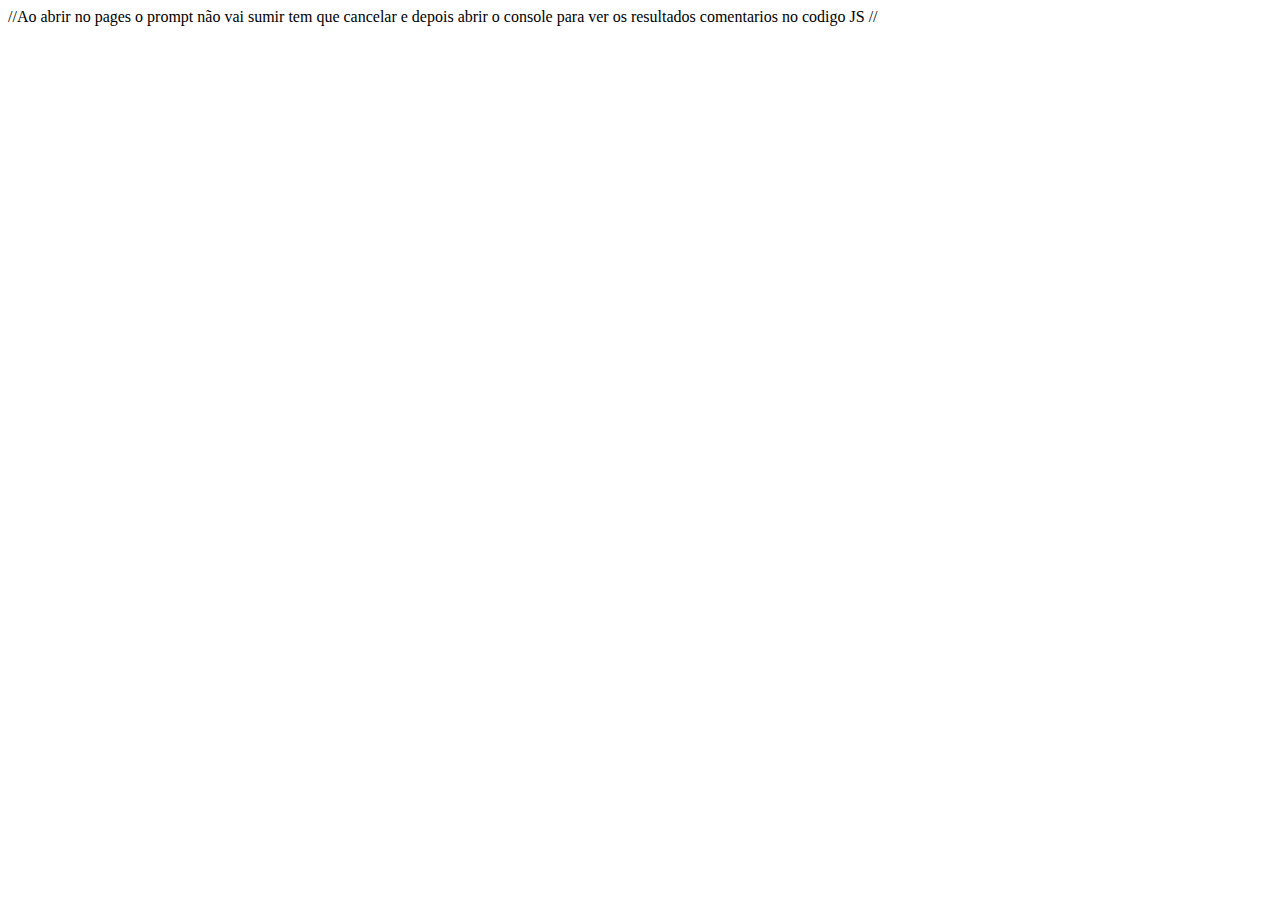
<file: index.html>
<!DOCTYPE html>
<html lang="en">
<head>
    <meta charset="UTF-8">
    <meta http-equiv="X-UA-Compatible" content="IE=edge">
    <meta name="viewport" content="width=device-width, initial-scale=1.0">
    <title>Document</title>
</head>
<body>
    
//Ao abrir no pages o prompt não vai sumir tem que cancelar e depois abrir o console para ver os resultados comentarios no codigo JS
    //

</audio>

</body>
<script src="./App1.js"></script>
</html>
</file>
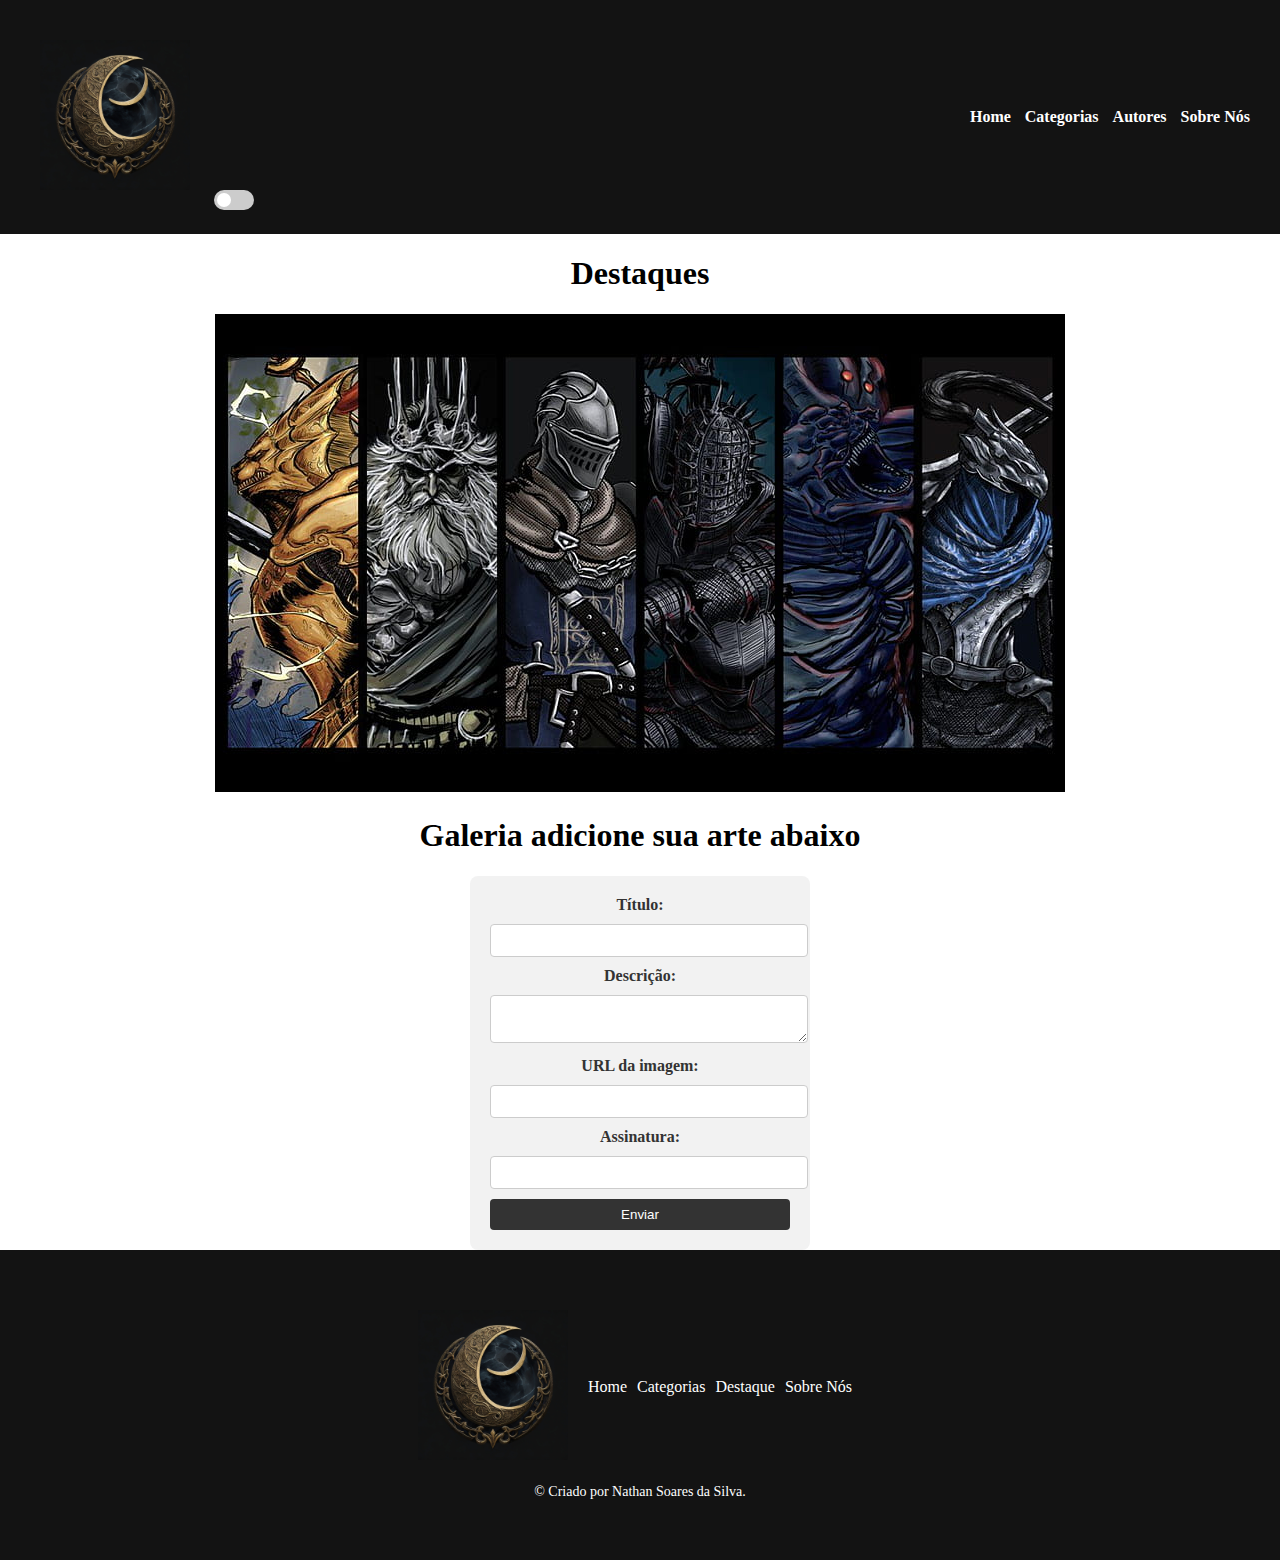
<file: Checkpoint/index.html>
<!DOCTYPE html>
<html>

<head>
  <meta name="viewport" content="width=device-width, initial-scale=1.0">
  <link rel="stylesheet" href="./css/style.css">
  <title>Galeria</title>
</head>
<header>
  <div class="logo">
    <img src="./img/1.jpg" alt="Logo">
    <label class="switch">
      <input type="checkbox" id="darkModeToggle">
      <span class="slider"></span>
      <span class="icon moon"></span>
    </label>
  </div>
  <nav>
    <ul>
      <li><a href="#">Home</a></li>
      <li><a href="#">Categorias</a></li>
      <li><a href="#">Autores</a></li>
      <li><a href="#">Sobre Nós</a></li>
    </ul>
  </nav>
</header>

<body>
  <div>
<H1>Destaques</H1>
<img src="./img/der.jpg" alt="destaque">
</div>
  <div>
    <H1>Galeria adicione sua arte abaixo</H1>


  </div>
  <form id="meuForm">
    <div id="tituloWrapper">
      <label for="titulo">Título:</label>
      <input type="text" id="titulo" name="titulo" minlength="4">
      <span id="tituloError" class="error-message"></span>
    </div>

    <div id="descricaoWrapper">
      <label for="descricao">Descrição:</label>
      <textarea id="descricao" name="descricao" minlength="4"></textarea>
      <span id="descricaoError" class="error-message"></span>
    </div>

    <div id="urlImagemWrapper">
      <label for="urlImagem">URL da imagem:</label>
      <input type="url" id="urlImagem" name="urlImagem">
      <span id="urlImagemError" class="error-message"></span>
    </div>

    <div id="assinaturaWrapper">
      <label for="assinatura">Assinatura:</label>
      <input type="text" id="assinatura" name="assinatura">
      <span id="assinaturaError" class="error-message"></span>
    </div>

    <button type="submit" id="submitBtn" disabled>Enviar</button>
  </form>

  <div id="cardsContainer"></div>

  <script src="./app.js"></script>
</body>
<footer>
  <footer>
    <footer>
      <div class="footer-content">
        <div class="footer-logo">
          <img src="./img/1.jpg" alt="Logo">
        </div>
        <div class="footer-links">
          <ul>
            <li><a href="#">Home</a></li>
            <li><a href="#">Categorias</a></li>
            <li><a href="#">Destaque</a></li>
            <li><a href="#">Sobre Nós</a></li>
          </ul>
        </div>
        
      </div>
      <div class="footer-bottom">
        <p>© Criado por Nathan Soares da Silva.</p>
      </div>
    </footer>
    
  </footer>
  </div>
</footer>

</html>
</file>
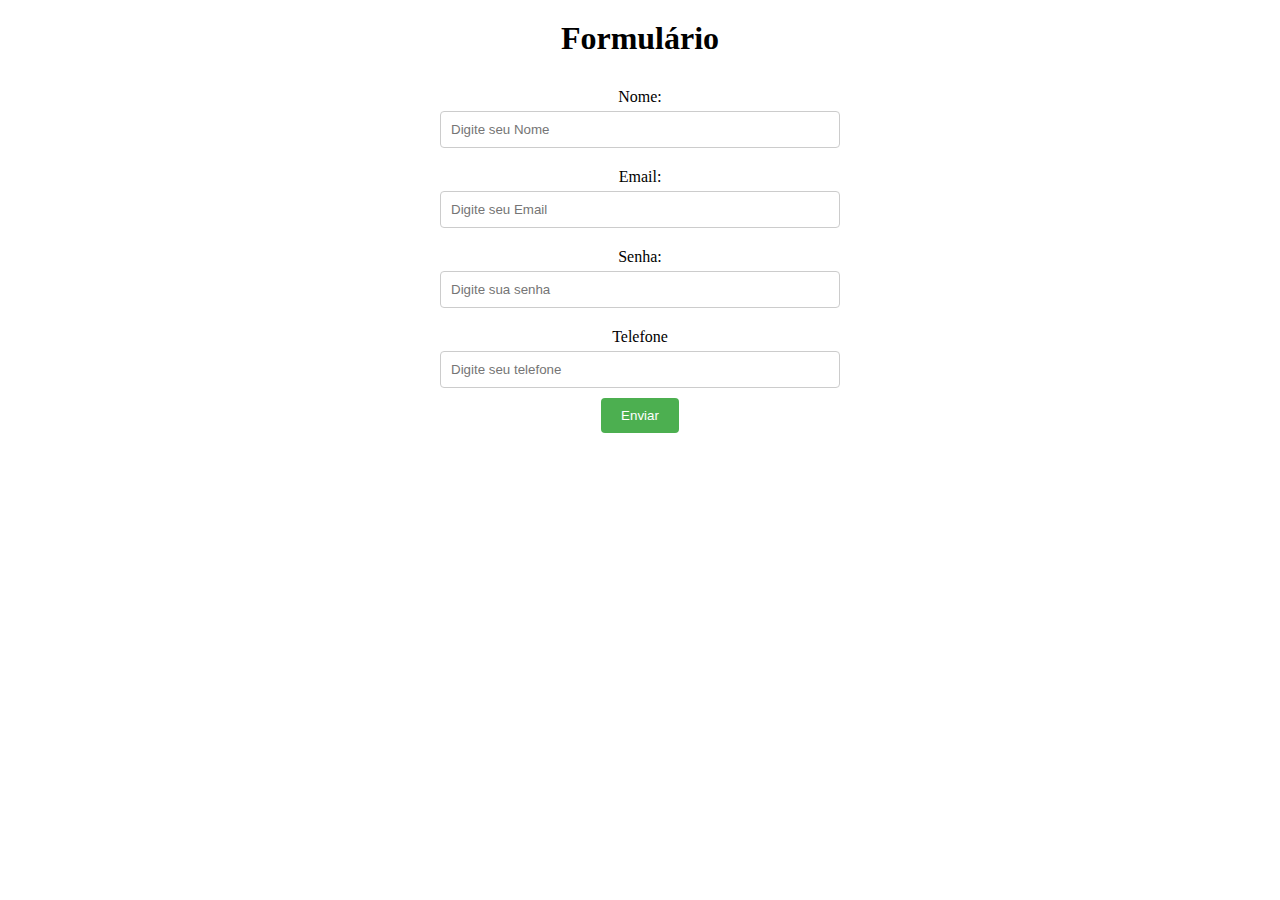
<file: Eventos/index.html>
<!DOCTYPE html>
<html lang="en">
<head>
    <meta charset="UTF-8">
    <meta http-equiv="X-UA-Compatible" content="IE=edge">
    <meta name="viewport" content="width=device-width, initial-scale=1.0">
    <title>Formulário</title>
    <link rel="stylesheet" href="./CSS/syle.css">
</head>
<body>
    <h1>Formulário</h1>
    <form>
        <label for="name">Nome:</label>
        <input type="text" id="name" placeholder="Digite seu Nome"/>
        <label for="email">Email:</label>
        <input type="email" id="email" placeholder="Digite seu Email"/>
        <label for="password">Senha:</label>
        <input type="password" id="password" placeholder="Digite sua senha"/>
        <label for="telefone">Telefone</label>
        <input type="tel" id="telefone" placeholder="Digite seu telefone"/>
        <button type="submit" id="submitbtn">Enviar</button>
    </form>

    <script src="./app.js"></script>
</body>
</html>
</file>
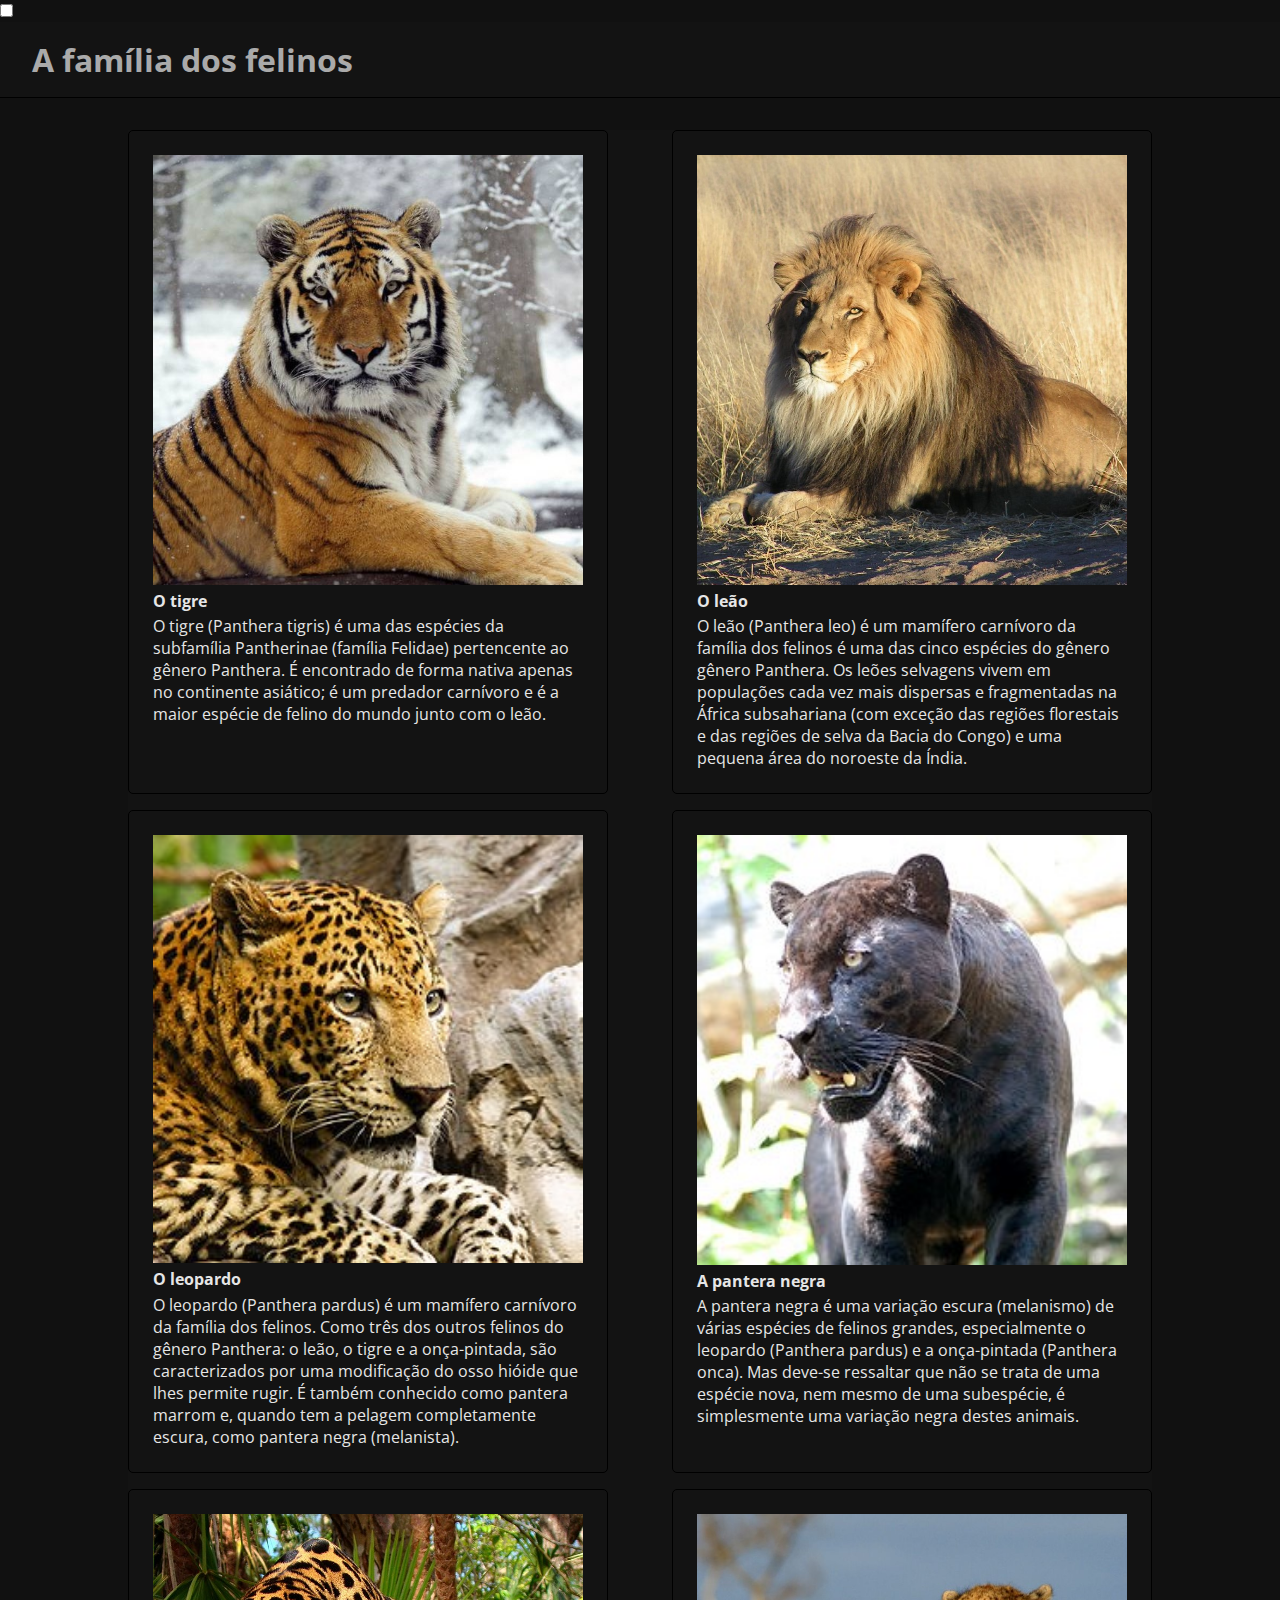
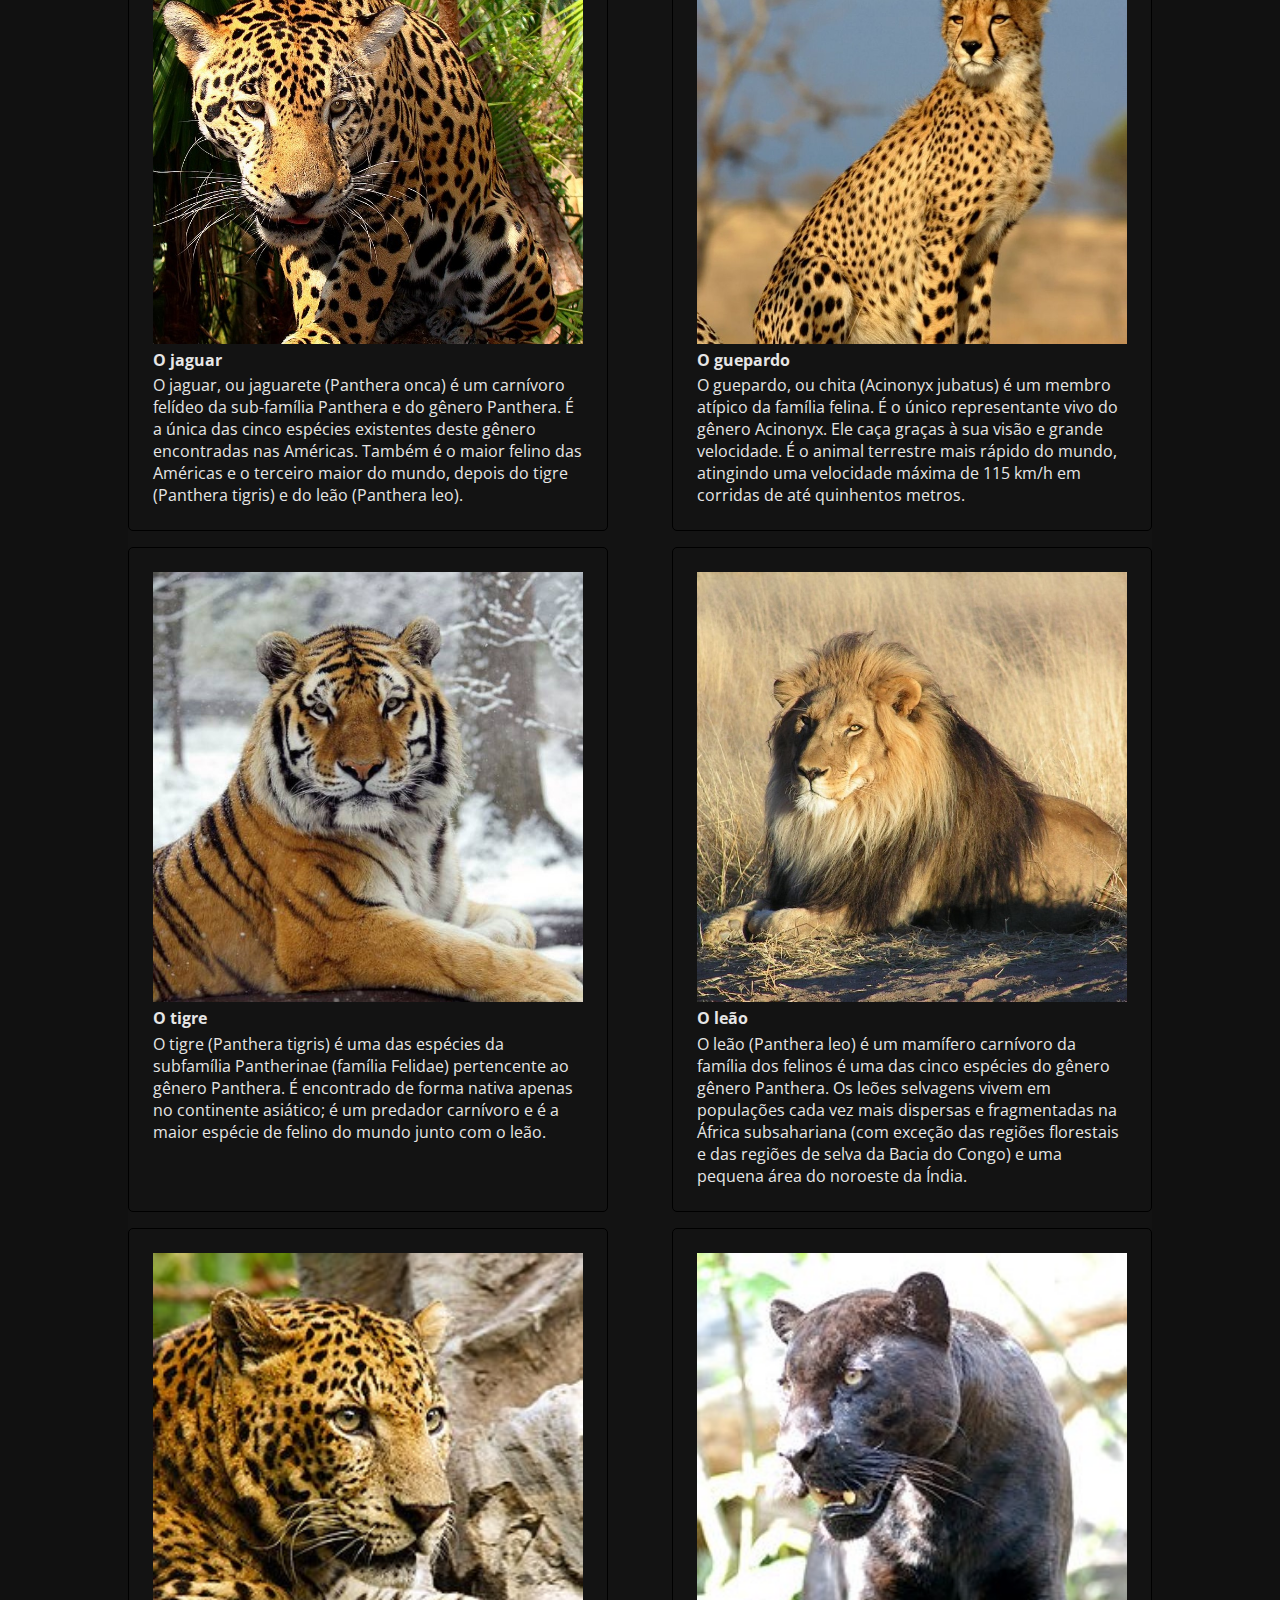
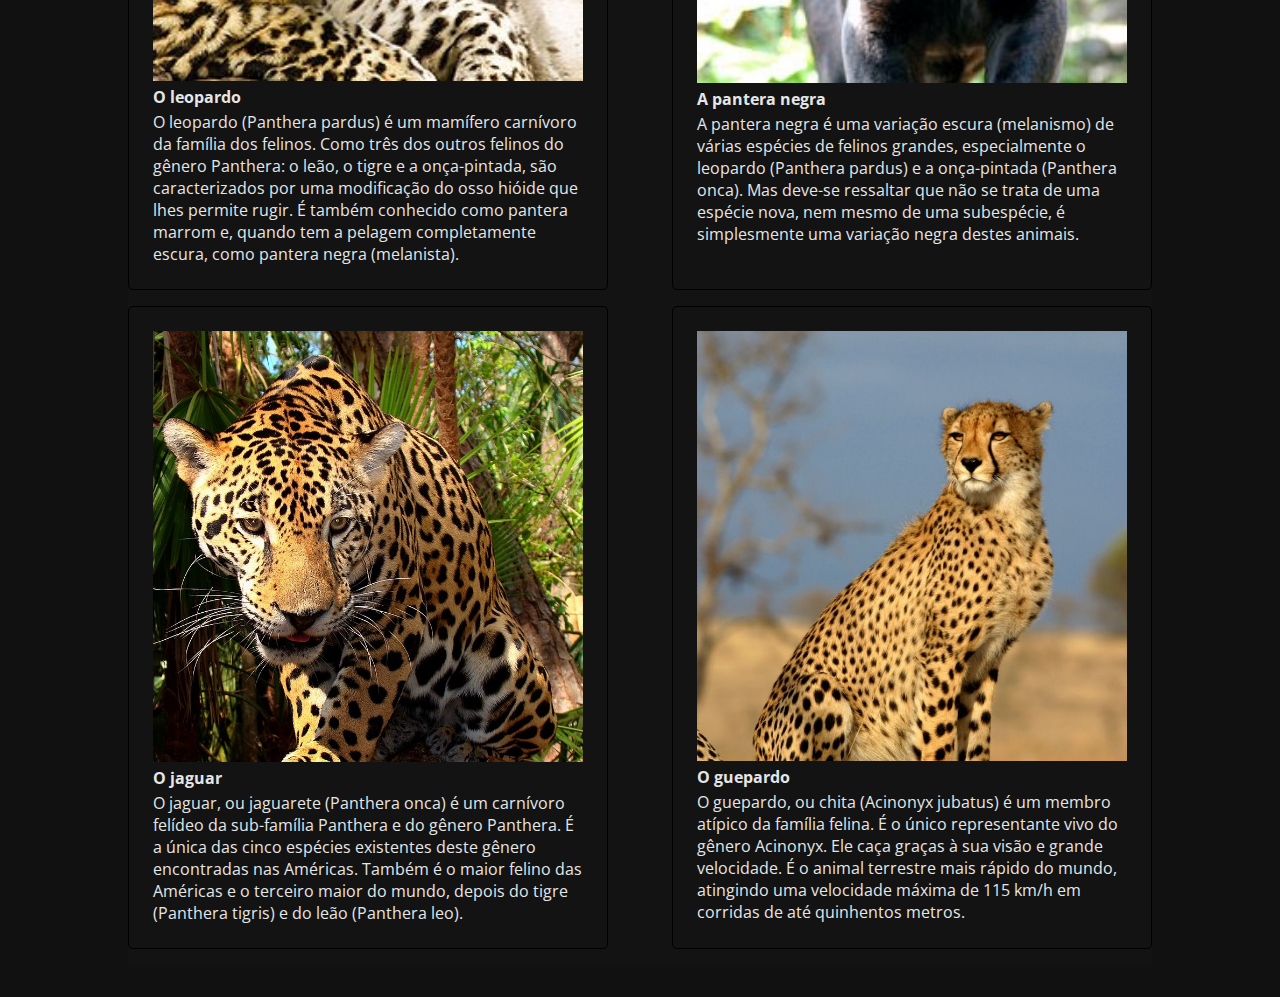
<file: Tema Escuro_Addjs/index.html>
<!DOCTYPE html>
<html lang="pt-BR">

<head>
  <meta charset="UTF-8">
  <meta http-equiv="X-UA-Compatible" content="IE=edge">
  <meta name="viewport" content="width=device-width, initial-scale=1.0">
  <link rel="stylesheet" href="styles.css">
  <title>Aula 5 - Modificar elementos com JS </title>
</head>



<body class="dark">
  <div class="tema-toggle">
    <input type="checkbox" id="tema-toggle-checkbox">
    <label for="tema-toggle-checkbox"></label>
  </div>
  <h1>A família dos felinos</h1>

  <div class="container">
    <div class="item">
      <img src="./imagens/tiger.jpg">
      <h2>O tigre</h2>
      <p>
        O tigre (Panthera tigris) é uma das espécies da subfamília Pantherinae (família Felidae)
        pertencente ao gênero Panthera. É encontrado de forma nativa apenas no continente asiático; é um predador
        carnívoro e
        é a maior espécie de felino do mundo junto com o leão.
      </p>
    </div>
    <div class="item">
      <img src="./imagens/leon.jpg">
      <h2>O leão</h2>
      <p>
        O leão (Panthera leo) é um mamífero carnívoro da família dos felinos é uma das cinco espécies do gênero
        gênero Panthera. Os leões selvagens vivem em populações cada vez mais dispersas e fragmentadas na África
        subsahariana
        (com exceção das regiões florestais e das regiões de selva da Bacia do Congo) e uma pequena área do noroeste da
        Índia.
      </p>
    </div>
    <div class="item">
      <img src="./imagens/leopardo.jpg">
      <h2>O leopardo</h2>
      <p>
        O leopardo (Panthera pardus) é um mamífero carnívoro da família dos felinos. Como três dos outros
        felinos do gênero Panthera: o leão, o tigre e a onça-pintada, são caracterizados por uma modificação do osso
        hióide que lhes permite rugir.
        É também conhecido como pantera marrom e, quando tem a pelagem completamente escura, como pantera negra
        (melanista).
      </p>
    </div>
    <div class="item">
      <img src="./imagens/pantera-negra.jpg">
      <h2>A pantera negra</h2>
      <p>
        A pantera negra é uma variação escura (melanismo) de várias espécies de felinos grandes, especialmente o
        leopardo (Panthera pardus) e a onça-pintada (Panthera onca).
        Mas deve-se ressaltar que não se trata de uma espécie nova, nem mesmo de uma subespécie, é simplesmente uma
        variação negra destes animais.
      </p>
    </div>
    <div class="item">
      <img src="./imagens/jaguar.jpg">
      <h2>O jaguar</h2>
      <p>
        O jaguar, ou jaguarete (Panthera onca) é um carnívoro felídeo da sub-família Panthera e do
        gênero Panthera. É a única das cinco espécies existentes deste gênero encontradas nas Américas. Também
        é o maior felino das Américas e o terceiro maior do mundo, depois do tigre (Panthera tigris) e do leão (Panthera
        leo).
      </p>
    </div>
    <div class="item">
      <img src="./imagens/chita.jpg">
      <h2>O guepardo</h2>
      <p>
        O guepardo, ou chita (Acinonyx jubatus) é um membro atípico da família felina. É o único
        representante vivo do gênero Acinonyx. Ele caça graças à sua visão e grande velocidade. É o animal terrestre
        mais rápido
        do mundo, atingindo uma velocidade máxima de 115 km/h em corridas de até quinhentos metros.
      </p>
    </div>
  </div>

</body>
<script src="./app.js"></script>
<script src="./populate.js"></script>
</html>
</file>
<file: Checkpoint/css/style.css>
/* style.css */

header {
  background-color: rgb(19, 19, 19);
  background-repeat: no-repeat;
  background-position: center;
  background-size: cover;
  padding: 20px;
  display: flex;
  align-items: center;
  justify-content: space-between;
  text-align: center;
}

body {
  margin-top: 0;
  margin-left: 0;
  margin-right: 0;

  text-align: center;
}

body.dark-mode {
  background-color: #222222;
  color: #ffffff;
}

.switch {
  position: relative;
  display: inline-block;
  width: 40px;
  height: 20px;
}

.switch input {
  display: none;
}

.slider {
  position: absolute;
  top: 0;
  left: 0;
  right: 0;
  bottom: 0;
  background-color: #ccc;
  border-radius: 20px;
  transition: .4s;
}

.slider:before {
  position: absolute;
  content: "";
  height: 14px;
  width: 14px;
  left: 3px;
  bottom: 3px;
  background-color: white;
  border-radius: 50%;
  transition: .4s;
}

input:checked+.slider {
  background-color: #999;
}

input:checked+.slider:before {
  transform: translateX(16px);
}


.dark-mode {
  /* Estilos para o modo escuro */
  background-color: #222222;
  color: #ffffff;
}

#bannerContainer {
  text-align: center;
  /* Centralizar o conteúdo horizontalmente */
  margin-top: 20px;
}

#bannerContainer img {
  max-width: 100%;
  height: auto;
}

.logo img {
  width: 150px;
  height: auto;
  margin: 0 auto;
  padding: 20px;
}

nav ul {
  list-style: none;
  margin: 0;
  padding: 0;
}

nav ul li {
  display: inline-block;
  margin-right: 10px;
}

nav ul li a {
  color: #fff;
  text-decoration: none;
  font-size: 16px;
  font-weight: bold;
}

nav ul li a:hover {
  color: #ff9600;
}

form#meuForm {
  width: 300px;
  margin: 0 auto;
  padding: 20px;
  background-color: #f2f2f2;
  border-radius: 8px;
}

form#meuForm label {
  display: block;
  margin-bottom: 10px;
  color: #333;
  font-weight: bold;
}

form#meuForm input,
form#meuForm textarea {
  width: 100%;
  padding: 8px;
  margin-bottom: 10px;
  border: 1px solid #ccc;
  border-radius: 4px;
}

form#meuForm button[type="submit"] {
  display: block;
  width: 100%;
  padding: 8px;
  background-color: #333;
  color: #fff;
  border: none;
  border-radius: 4px;
  cursor: pointer;
}

form#meuForm button[type="submit"]:hover {
  background-color: #e67e00;
}

.error-message {
  color: red;
  font-size: 12px;
  font-style: italic;
  margin-top: 5px;
}

.assinatura {
  margin-top: 10px;
  font-family: 'Times New Roman', Times, serif;
  font-size: 14px;
}


.card {
  display: block;
  /* Alterado para display: block */
  width: 30%;
  /* Definindo um tamanho padrão para cada card */
  margin-top: 10px;
  margin-bottom: 20px;
  padding: 10px;
  background-color: #f2f2f2;
  border-radius: 8px;
}

.card img {
  width: 100%;
  height: auto;
  margin-bottom: 10px;
  border-radius: 8px;
}
img {
  max-width: 100%;
  height: auto;
}
/* Estilo para os cards no modo escuro */
body.dark-mode .card {
  color: #191919;
  /* Altere para a cor desejada para o texto no modo escuro */
}

.card-info {
  text-align: center;
  /* Adicionado para centralizar o texto */
}

@media screen and (min-width: 768px) {
  .card {
    display: inline-block;
    /* Alterado para display: inline-block */
    width: 30%;
    /* Definindo um tamanho padrão para cada card */
    margin-right: 2%;
    /* Adicionando um espaçamento entre os cards */
    margin-bottom: 20px;
    padding: 10px;
    background-color: #f2f2f2;
    border-radius: 8px;
  }

  .card:nth-child(3n) {
    margin-right: 0;
    /* Removendo o espaçamento à direita para o último card de cada linha */
  }
}


footer {
  background-color: rgb(19, 19, 19);
  color: #ffffff;
  text-align: center;
  padding: 20px;
}

.footer-content {
  display: flex;
  flex-wrap: wrap;
  justify-content: center;
  align-items: center;
  margin-bottom: 20px;
}

.footer-logo {
  margin-right: 20px;
}

.footer-logo img {
  width: 150px;
  height: auto;
}

.footer-links ul,
.footer-social ul {
  list-style: none;
  padding: 0;
  margin: 0;
  display: flex;
}

.footer-links li,
.footer-social li {
  margin-right: 10px;
}

.footer-links a,
.footer-social a {
  color: #ffffff;
  text-decoration: none;
}

.footer-bottom p {
  margin: 0;
  font-size: 14px;
}

/* Estilos para o dark mode */

body.dark-mode footer {
  background-color: rgb(19, 19, 19);
  color: #ffffff;
}

body.dark-mode .footer-links a,
body.dark-mode .footer-social a {
  color: #ffffff;
}

body.dark-mode .footer-bottom p {
  color: #ffffff;
}
</file>
<file: Eventos/CSS/syle.css>
/* CSS para o formulário */
form {
    max-width: 400px;
  margin: 0 auto;
  display: flex;
  flex-direction: column;
  align-items: center;
  }
  
  label {
    display: block;
    margin-top: 10px;
  }
  
  input[type="text"],
  input[type="email"],
  input[type="password"],
  input[type="tel"] {
    width: 100%;
    padding: 10px;
    margin-top: 5px;
    margin-bottom: 10px;
    border: 1px solid #ccc;
    border-radius: 4px;
    box-sizing: border-box;
  }
  
  button {
    background-color: #4CAF50;
    color: white;
    padding: 10px 20px;
    border: none;
    border-radius: 4px;
    cursor: pointer;
  }
  
  button:hover {
    background-color: #45a049;
  }
  
  /* Estilos adicionais, se necessário */
  h1 {
    text-align: center;
    margin-top: 20px;
  }
</file>
<file: Tema Escuro_Addjs/styles.css>
@import url('https://fonts.googleapis.com/css2?family=Open+Sans:wght@300;400&display=swap');

* {
  margin: 0;
  padding: 0;
  font-family: 'Open Sans', sans-serif;
}

body {
  background-color: rgb(219, 219, 219);
}

h1 {
  padding: .5em 1em;
  background-color: white;
  border-bottom: 1px solid lightgrey;
  color: grey;
}

.container {
  display: flex;
  flex-wrap: wrap;
  justify-content: space-between;
  width: 80%;
  margin: 2em 10%;
}

.item {
  width: 30em;
  background-color: white;
  box-sizing: border-box;
  padding: 1.5em;
  margin-bottom: 1em;
  border-radius: 5px;
  border: 1px solid lightgray;
}

.item img {
  width: 100%;
}

.item h2 {
  font-size: 1em;
  margin-bottom: .2em;
}

/* Estilos para o tema escuro (Dark-Mode) */

body.dark {
  background-color: #111;
  color: #fff;
}

.dark h1 {
  background-color: #131313;
  color: #aaa;
  border-color: black;
}

.dark .container {
  background-color: #131313;
}

.dark .item {
  background-color: #131313;
  border-color: black;
}

.dark h2,
.dark p {
  color: #e6e6e6;
}
</file>
